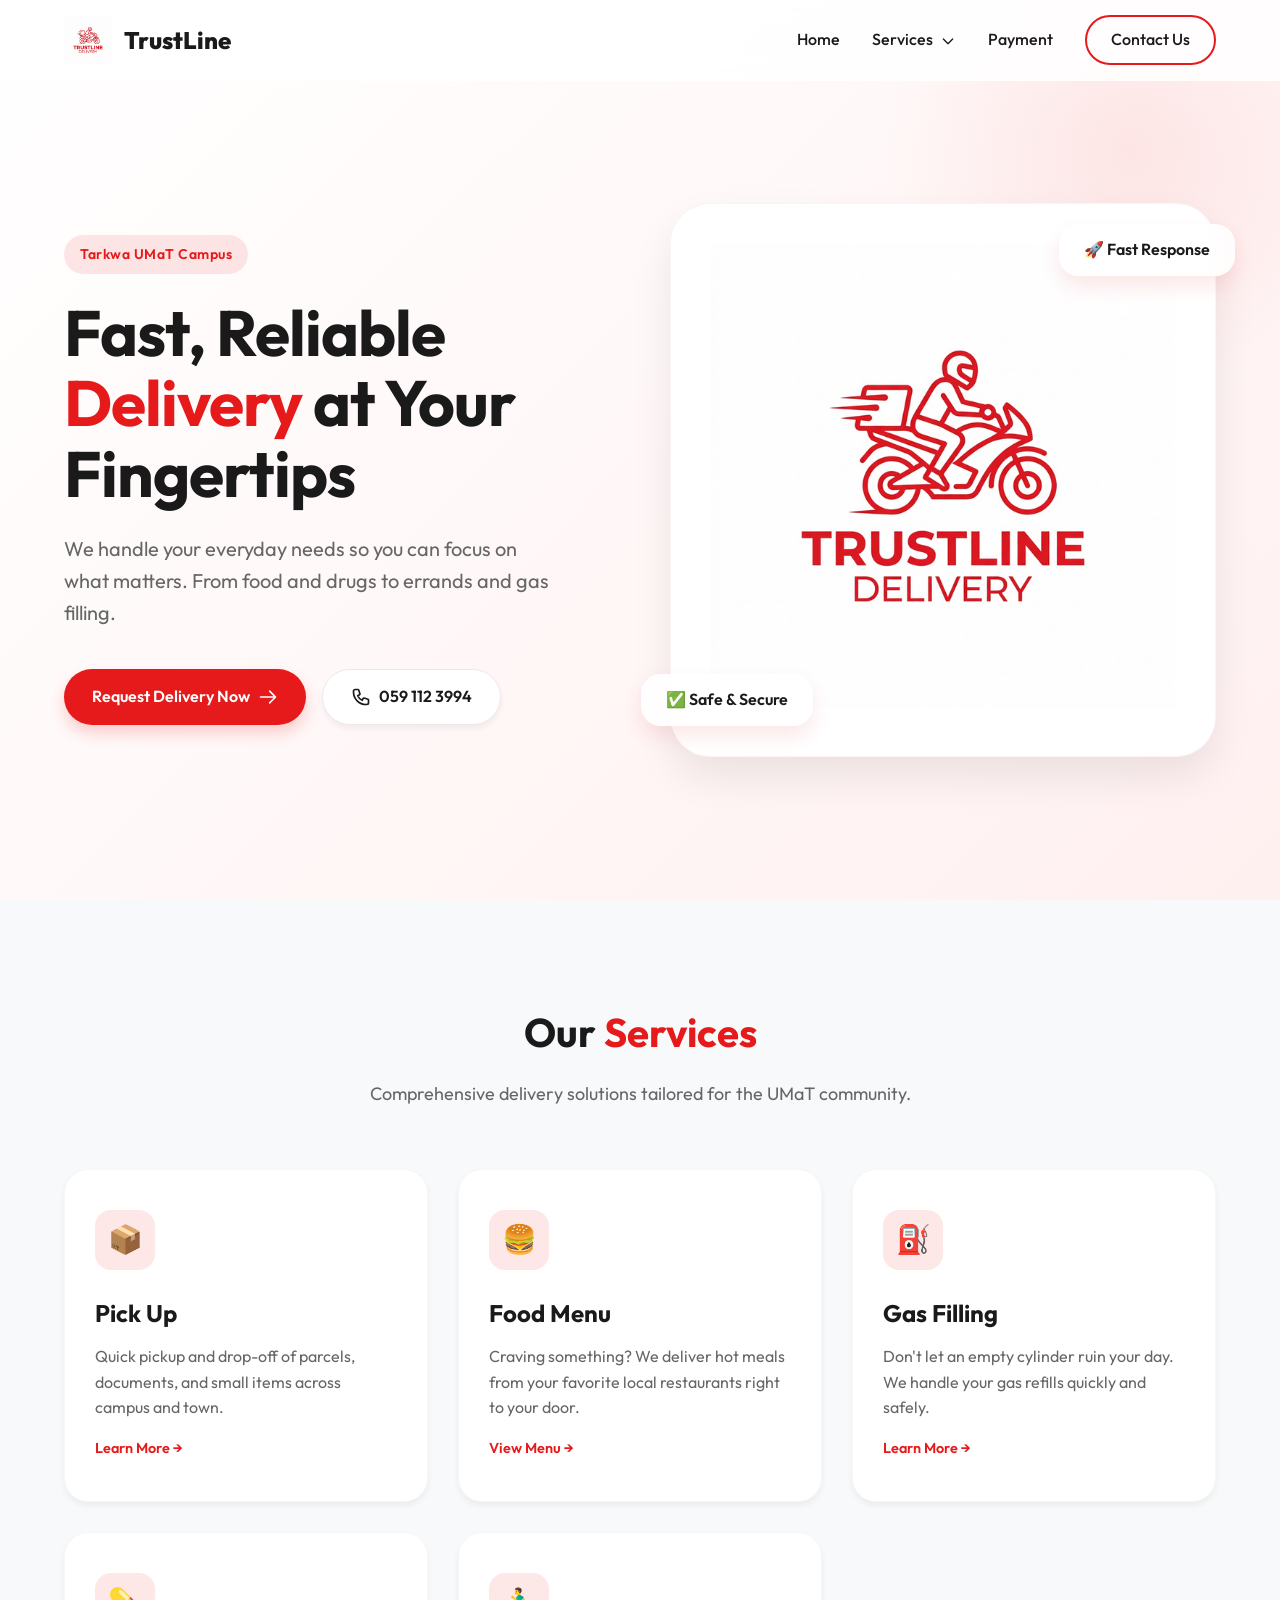
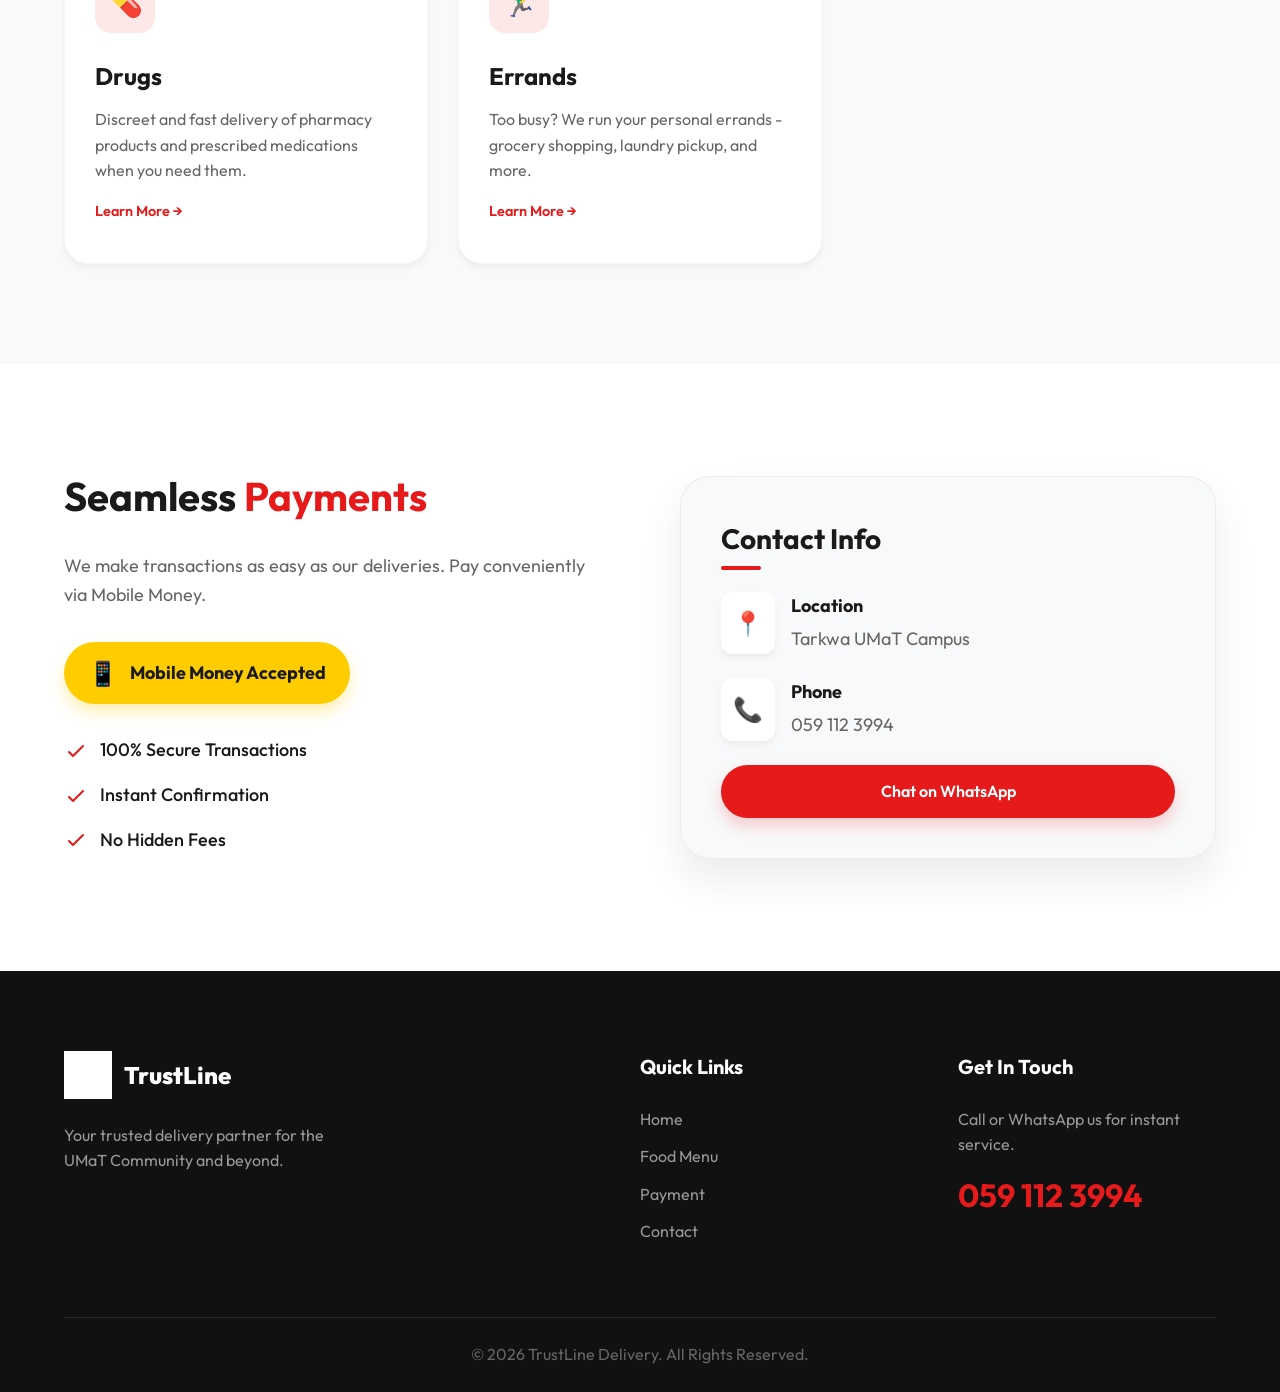
<file: xxxxx/trustline/index.html>
<!DOCTYPE html>
<html lang="en">
<head>
    <meta charset="UTF-8">
    <meta name="viewport" content="width=device-width, initial-scale=1.0">
    <title>TrustLine Delivery - Quick & Reliable in Tarkwa</title>
    <meta name="description" content="TrustLine Delivery offers fast and reliable pick up, gas filling, food delivery, errands, and drug delivery around Tarkwa UMaT campus.">
    <link rel="stylesheet" href="style.css">
    <link rel="preconnect" href="https://fonts.googleapis.com">
    <link rel="preconnect" href="https://fonts.gstatic.com" crossorigin>
    <link href="https://fonts.googleapis.com/css2?family=Outfit:wght@300;400;500;600;700;800&display=swap" rel="stylesheet">
</head>
<body>
    <!-- Navbar -->
    <nav class="navbar">
        <div class="container nav-container">
            <a href="index.html" class="logo">
                <img src="images/logo.png" alt="TrustLine Delivery Logo">
                <span>TrustLine</span>
            </a>
            <ul class="nav-links">
                <li><a href="index.html">Home</a></li>
                <li class="dropdown">
                    <a href="#services">Services <svg class="icon-sm" fill="none" stroke="currentColor" viewBox="0 0 24 24"><path stroke-linecap="round" stroke-linejoin="round" stroke-width="2" d="M19 9l-7 7-7-7"></path></svg></a>
                    <ul class="dropdown-menu">
                        <li><a href="food.html">Food Menu</a></li>
                        <li><a href="pickup.html">Pick Up</a></li>
                        <li><a href="gas.html">Gas Filling</a></li>
                        <li><a href="drugs.html">Drugs</a></li>
                        <li><a href="errands.html">Errands</a></li>
                    </ul>
                </li>
                <li><a href="index.html#payment">Payment</a></li>
                <li><a href="index.html#contact" class="btn-primary-outline">Contact Us</a></li>
            </ul>
            <button class="mobile-menu-btn">
                <svg xmlns="http://www.w3.org/2000/svg" fill="none" viewBox="0 0 24 24" stroke="currentColor">
                    <path stroke-linecap="round" stroke-linejoin="round" stroke-width="2" d="M4 6h16M4 12h16M4 18h16" />
                </svg>
            </button>
        </div>
    </nav>

    <!-- Hero Section -->
    <header class="hero">
        <div class="container hero-container">
            <div class="hero-content">
                <span class="badge">Tarkwa UMaT Campus</span>
                <h1>Fast, Reliable <span class="text-red">Delivery</span> at Your Fingertips</h1>
                <p>We handle your everyday needs so you can focus on what matters. From food and drugs to errands and gas filling.</p>
                <div class="hero-btns">
                    <a href="https://wa.me/233591123994" class="btn-primary" target="_blank">
                        Request Delivery Now
                        <svg class="icon" fill="none" stroke="currentColor" viewBox="0 0 24 24" xmlns="http://www.w3.org/2000/svg"><path stroke-linecap="round" stroke-linejoin="round" stroke-width="2" d="M14 5l7 7m0 0l-7 7m7-7H3"></path></svg>
                    </a>
                    <a href="tel:0591123994" class="btn-secondary">
                        <svg class="icon" fill="none" stroke="currentColor" viewBox="0 0 24 24" xmlns="http://www.w3.org/2000/svg"><path stroke-linecap="round" stroke-linejoin="round" stroke-width="2" d="M3 5a2 2 0 012-2h3.28a1 1 0 01.948.684l1.498 4.493a1 1 0 01-.502 1.21l-2.257 1.13a11.042 11.042 0 005.516 5.516l1.13-2.257a1 1 0 011.21-.502l4.493 1.498a1 1 0 01.684.949V19a2 2 0 01-2 2h-1C9.716 21 3 14.284 3 6V5z"></path></svg>
                        059 112 3994
                    </a>
                </div>
            </div>
            <div class="hero-image">
                <div class="hero-image-wrapper">
                    <img src="images/logo.png" alt="TrustLine Delivery Rider">
                    <div class="floating-card card-1">🚀 Fast Response</div>
                    <div class="floating-card card-2">✅ Safe & Secure</div>
                </div>
            </div>
        </div>
    </header>

    <!-- Services Section -->
    <section id="services" class="services">
        <div class="container">
            <div class="section-header">
                <h2>Our <span class="text-red">Services</span></h2>
                <p>Comprehensive delivery solutions tailored for the UMaT community.</p>
            </div>
            
            <div class="services-grid">
                <!-- Service 1 -->
                <a href="pickup.html" class="service-card-link">
                    <div class="service-card">
                        <div class="icon-box">📦</div>
                        <h3>Pick Up</h3>
                        <p>Quick pickup and drop-off of parcels, documents, and small items across campus and town.</p>
                        <span class="learn-more">Learn More &rarr;</span>
                    </div>
                </a>
                <!-- Service 2 -->
                <a href="food.html" class="service-card-link">
                    <div class="service-card">
                        <div class="icon-box">🍔</div>
                        <h3>Food Menu</h3>
                        <p>Craving something? We deliver hot meals from your favorite local restaurants right to your door.</p>
                        <span class="learn-more">View Menu &rarr;</span>
                    </div>
                </a>
                <!-- Service 3 -->
                <a href="gas.html" class="service-card-link">
                    <div class="service-card">
                        <div class="icon-box">⛽</div>
                        <h3>Gas Filling</h3>
                        <p>Don't let an empty cylinder ruin your day. We handle your gas refills quickly and safely.</p>
                        <span class="learn-more">Learn More &rarr;</span>
                    </div>
                </a>
                <!-- Service 4 -->
                <a href="drugs.html" class="service-card-link">
                    <div class="service-card">
                        <div class="icon-box">💊</div>
                        <h3>Drugs</h3>
                        <p>Discreet and fast delivery of pharmacy products and prescribed medications when you need them.</p>
                        <span class="learn-more">Learn More &rarr;</span>
                    </div>
                </a>
                <!-- Service 5 -->
                <a href="errands.html" class="service-card-link">
                    <div class="service-card">
                        <div class="icon-box">🏃‍♂️</div>
                        <h3>Errands</h3>
                        <p>Too busy? We run your personal errands - grocery shopping, laundry pickup, and more.</p>
                        <span class="learn-more">Learn More &rarr;</span>
                    </div>
                </a>
            </div>
        </div>
    </section>

    <!-- Payment & Info Section -->
    <section id="payment" class="info-section">
        <div class="container">
            <div class="info-grid">
                <div class="info-content">
                    <h2>Seamless <span class="text-red">Payments</span></h2>
                    <p>We make transactions as easy as our deliveries. Pay conveniently via Mobile Money.</p>
                    <div class="payment-methods">
                        <div class="momo-badge">
                            <span class="momo-icon">📱</span>
                            <span>Mobile Money Accepted</span>
                        </div>
                    </div>
                    <ul class="features-list">
                        <li><svg fill="none" stroke="currentColor" viewBox="0 0 24 24"><path stroke-linecap="round" stroke-linejoin="round" stroke-width="2" d="M5 13l4 4L19 7"></path></svg> 100% Secure Transactions</li>
                        <li><svg fill="none" stroke="currentColor" viewBox="0 0 24 24"><path stroke-linecap="round" stroke-linejoin="round" stroke-width="2" d="M5 13l4 4L19 7"></path></svg> Instant Confirmation</li>
                        <li><svg fill="none" stroke="currentColor" viewBox="0 0 24 24"><path stroke-linecap="round" stroke-linejoin="round" stroke-width="2" d="M5 13l4 4L19 7"></path></svg> No Hidden Fees</li>
                    </ul>
                </div>
                <div class="info-image">
                    <div class="glass-card">
                        <div class="glass-header">
                            <h3>Contact Info</h3>
                        </div>
                        <div class="glass-body">
                            <div class="contact-item">
                                <span class="icon">📍</span>
                                <div>
                                    <strong>Location</strong>
                                    <p>Tarkwa UMaT Campus</p>
                                </div>
                            </div>
                            <div class="contact-item">
                                <span class="icon">📞</span>
                                <div>
                                    <strong>Phone</strong>
                                    <p>059 112 3994</p>
                                </div>
                            </div>
                        </div>
                        <a href="https://wa.me/233591123994" class="btn-primary full-width mt-4" target="_blank">Chat on WhatsApp</a>
                    </div>
                </div>
            </div>
        </div>
    </section>

    <!-- Footer -->
    <footer id="contact">
        <div class="container">
            <div class="footer-top">
                <div class="footer-brand">
                    <a href="#" class="logo text-white">
                        <img src="images/logo.png" alt="TrustLine Delivery">
                        <span class="text-white">TrustLine</span>
                    </a>
                    <p>Your trusted delivery partner for the UMaT Community and beyond.</p>
                </div>
                <div class="footer-links">
                    <h3>Quick Links</h3>
                    <ul>
                        <li><a href="index.html">Home</a></li>
                        <li><a href="food.html">Food Menu</a></li>
                        <li><a href="index.html#payment">Payment</a></li>
                        <li><a href="https://wa.me/233591123994" target="_blank">Contact</a></li>
                    </ul>
                </div>
                <div class="footer-contact">
                    <h3>Get In Touch</h3>
                    <p>Call or WhatsApp us for instant service.</p>
                    <h2 class="text-red">059 112 3994</h2>
                </div>
            </div>
            <div class="footer-bottom">
                <p>&copy; 2026 TrustLine Delivery. All Rights Reserved.</p>
            </div>
        </div>
    </footer>

    <script src="script.js"></script>
</body>
</html>
</file>
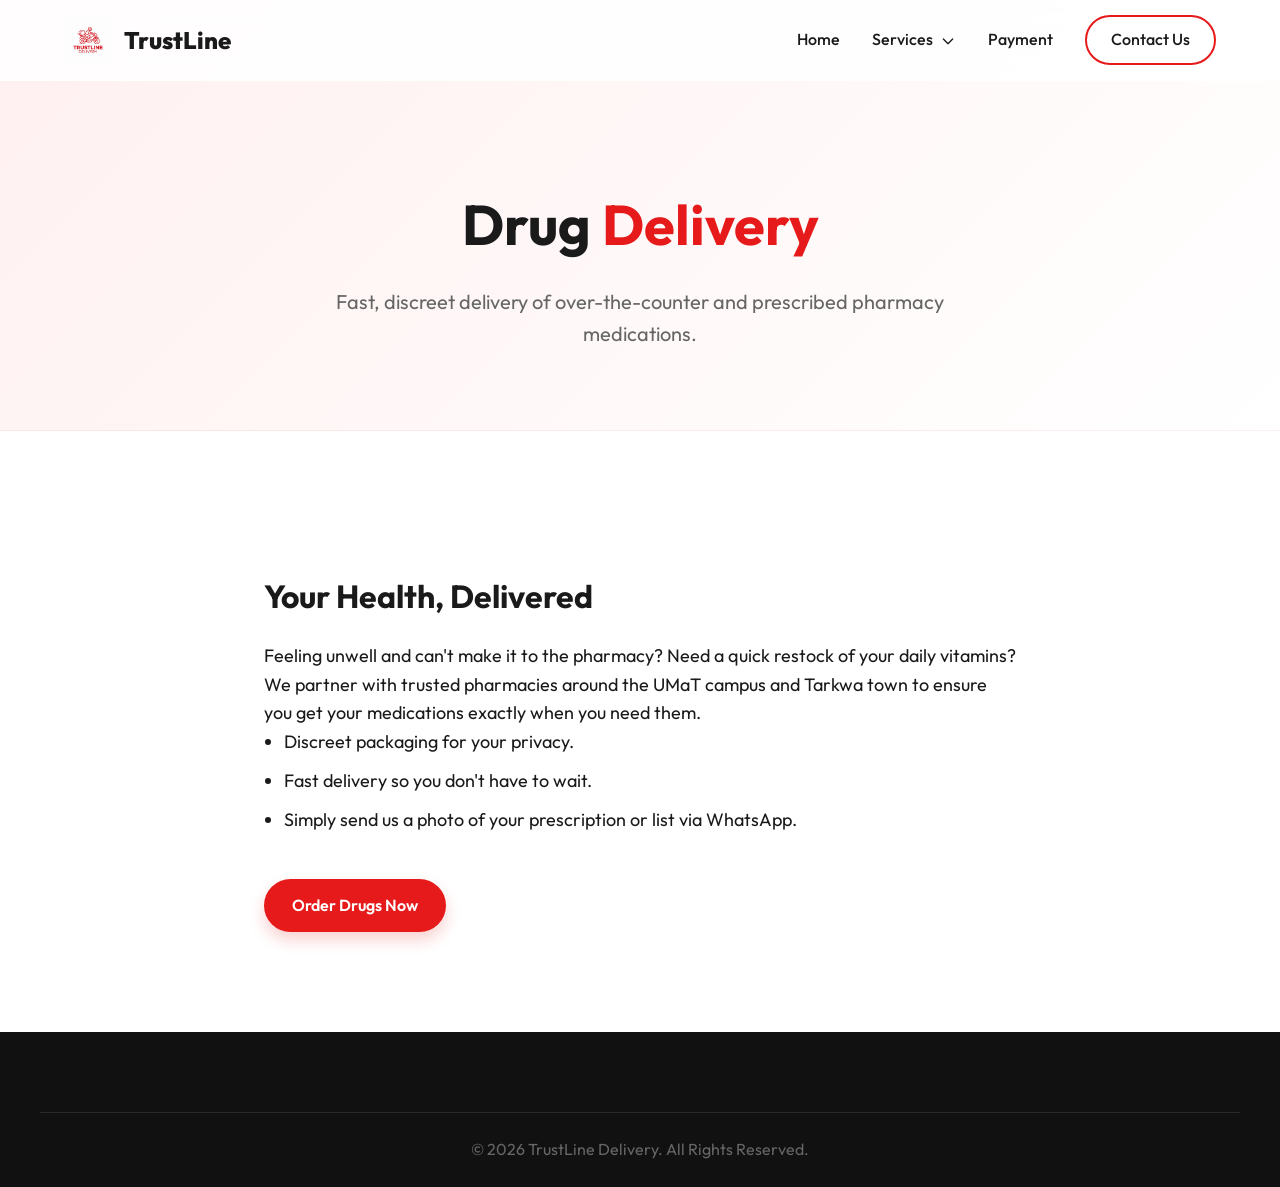
<file: xxxxx/trustline/drugs.html>
<!DOCTYPE html>
<html lang="en">
<head>
    <meta charset="UTF-8">
    <meta name="viewport" content="width=device-width, initial-scale=1.0">
    <title>Drug Delivery - TrustLine Delivery</title>
    <link rel="stylesheet" href="style.css">
    <link href="https://fonts.googleapis.com/css2?family=Outfit:wght@300;400;500;600;700;800&display=swap" rel="stylesheet">
</head>
<body>
    <nav class="navbar">
        <div class="container nav-container">
            <a href="index.html" class="logo"><img src="images/logo.png" alt="TrustLine Delivery Logo"><span>TrustLine</span></a>
            <ul class="nav-links">
                <li><a href="index.html">Home</a></li>
                <li class="dropdown">
                    <a href="index.html#services">Services <svg class="icon-sm" fill="none" stroke="currentColor" viewBox="0 0 24 24"><path stroke-linecap="round" stroke-linejoin="round" stroke-width="2" d="M19 9l-7 7-7-7"></path></svg></a>
                    <ul class="dropdown-menu">
                        <li><a href="food.html">Food Menu</a></li>
                        <li><a href="pickup.html">Pick Up</a></li>
                        <li><a href="gas.html">Gas Filling</a></li>
                        <li><a href="drugs.html">Drugs</a></li>
                        <li><a href="errands.html">Errands</a></li>
                    </ul>
                </li>
                <li><a href="index.html#payment">Payment</a></li>
                <li><a href="index.html#contact" class="btn-primary-outline">Contact Us</a></li>
            </ul>
        </div>
    </nav>
    <header class="internal-header">
        <div class="container">
            <h1>Drug <span class="text-red">Delivery</span></h1>
            <p>Fast, discreet delivery of over-the-counter and prescribed pharmacy medications.</p>
        </div>
    </header>
    <section class="detail-section">
        <div class="container detail-content">
            <h2>Your Health, Delivered</h2>
            <p>Feeling unwell and can't make it to the pharmacy? Need a quick restock of your daily vitamins? We partner with trusted pharmacies around the UMaT campus and Tarkwa town to ensure you get your medications exactly when you need them.</p>
            <ul>
                <li>Discreet packaging for your privacy.</li>
                <li>Fast delivery so you don't have to wait.</li>
                <li>Simply send us a photo of your prescription or list via WhatsApp.</li>
            </ul>
            <a href="https://wa.me/233591123994?text=Hello%20TrustLine,%20I%20would%20like%20to%20order%20some%20drugs/medications" class="btn-primary mt-4" target="_blank">Order Drugs Now</a>
        </div>
    </section>
    <footer>
        <div class="container footer-bottom">
            <p>&copy; 2026 TrustLine Delivery. All Rights Reserved.</p>
        </div>
    </footer>
    <script src="script.js"></script>
</body>
</html>
</file>
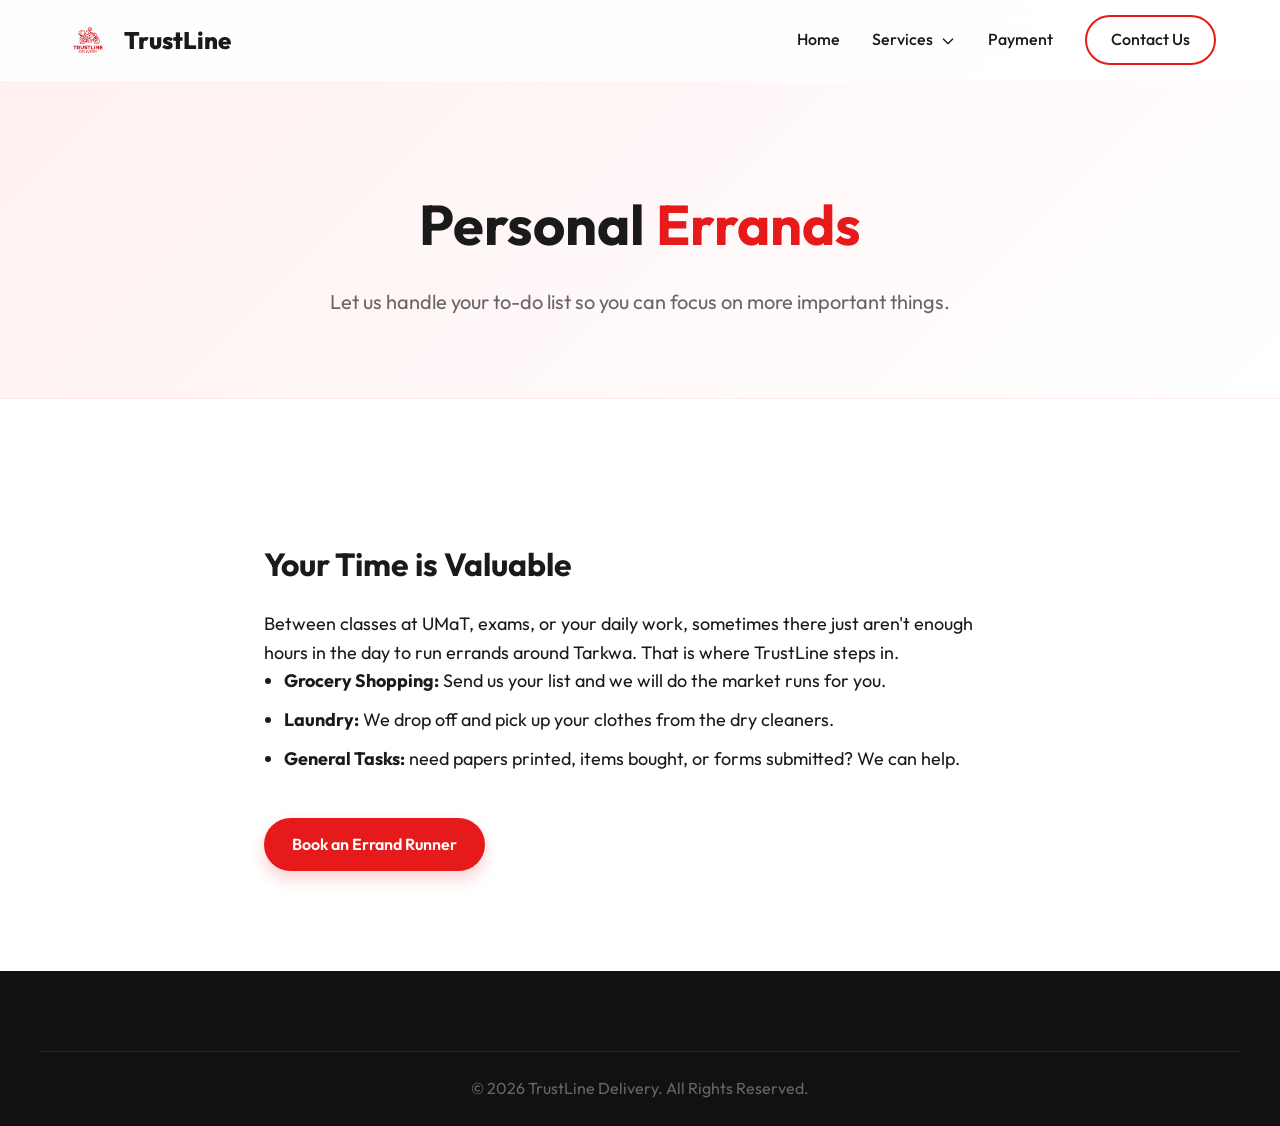
<file: xxxxx/trustline/errands.html>
<!DOCTYPE html>
<html lang="en">
<head>
    <meta charset="UTF-8">
    <meta name="viewport" content="width=device-width, initial-scale=1.0">
    <title>Personal Errands - TrustLine Delivery</title>
    <link rel="stylesheet" href="style.css">
    <link href="https://fonts.googleapis.com/css2?family=Outfit:wght@300;400;500;600;700;800&display=swap" rel="stylesheet">
</head>
<body>
    <nav class="navbar">
        <div class="container nav-container">
            <a href="index.html" class="logo"><img src="images/logo.png" alt="TrustLine Delivery Logo"><span>TrustLine</span></a>
            <ul class="nav-links">
                <li><a href="index.html">Home</a></li>
                <li class="dropdown">
                    <a href="index.html#services">Services <svg class="icon-sm" fill="none" stroke="currentColor" viewBox="0 0 24 24"><path stroke-linecap="round" stroke-linejoin="round" stroke-width="2" d="M19 9l-7 7-7-7"></path></svg></a>
                    <ul class="dropdown-menu">
                        <li><a href="food.html">Food Menu</a></li>
                        <li><a href="pickup.html">Pick Up</a></li>
                        <li><a href="gas.html">Gas Filling</a></li>
                        <li><a href="drugs.html">Drugs</a></li>
                        <li><a href="errands.html">Errands</a></li>
                    </ul>
                </li>
                <li><a href="index.html#payment">Payment</a></li>
                <li><a href="index.html#contact" class="btn-primary-outline">Contact Us</a></li>
            </ul>
        </div>
    </nav>
    <header class="internal-header">
        <div class="container">
            <h1>Personal <span class="text-red">Errands</span></h1>
            <p>Let us handle your to-do list so you can focus on more important things.</p>
        </div>
    </header>
    <section class="detail-section">
        <div class="container detail-content">
            <h2>Your Time is Valuable</h2>
            <p>Between classes at UMaT, exams, or your daily work, sometimes there just aren't enough hours in the day to run errands around Tarkwa. That is where TrustLine steps in.</p>
            <ul>
                <li><strong>Grocery Shopping:</strong> Send us your list and we will do the market runs for you.</li>
                <li><strong>Laundry:</strong> We drop off and pick up your clothes from the dry cleaners.</li>
                <li><strong>General Tasks:</strong> need papers printed, items bought, or forms submitted? We can help.</li>
            </ul>
            <a href="https://wa.me/233591123994?text=Hello%20TrustLine,%20I%20have%20an%20errand%20I%20need%20help%20with" class="btn-primary mt-4" target="_blank">Book an Errand Runner</a>
        </div>
    </section>
    <footer>
        <div class="container footer-bottom">
            <p>&copy; 2026 TrustLine Delivery. All Rights Reserved.</p>
        </div>
    </footer>
    <script src="script.js"></script>
</body>
</html>
</file>
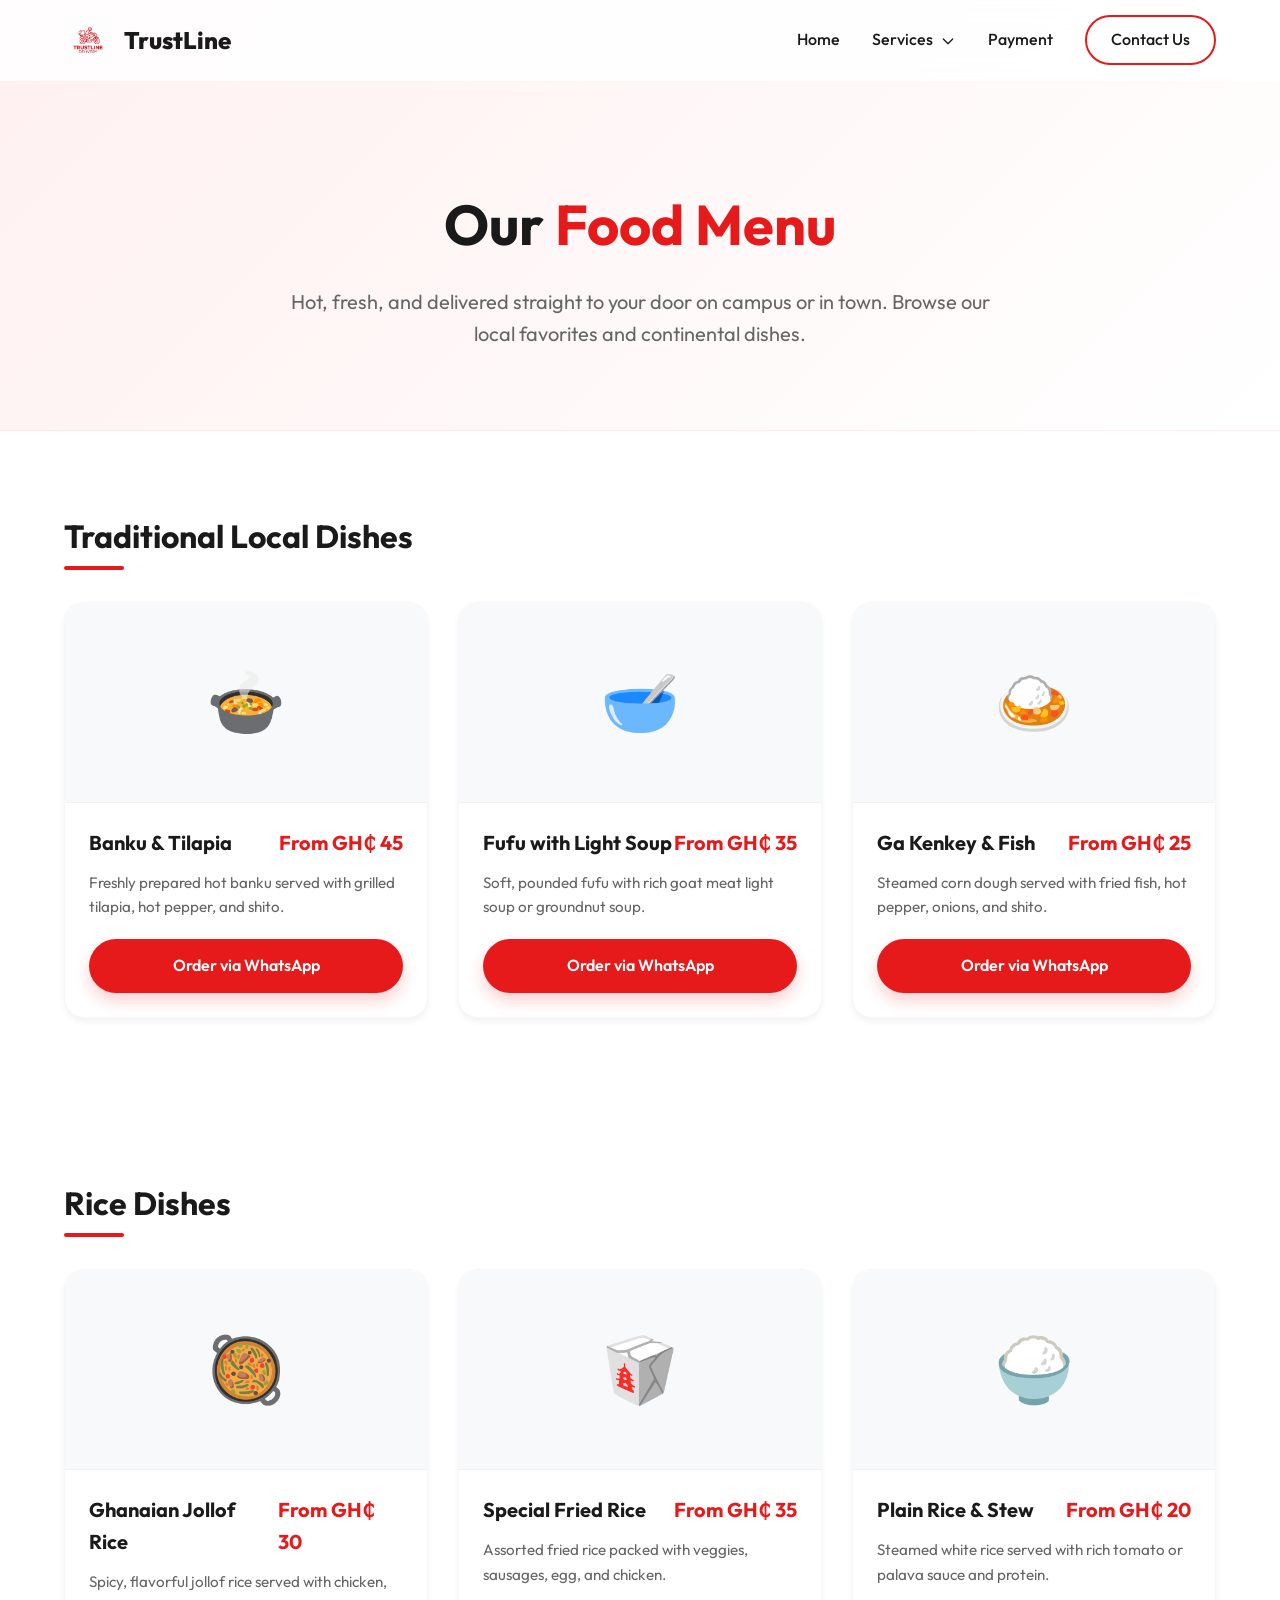
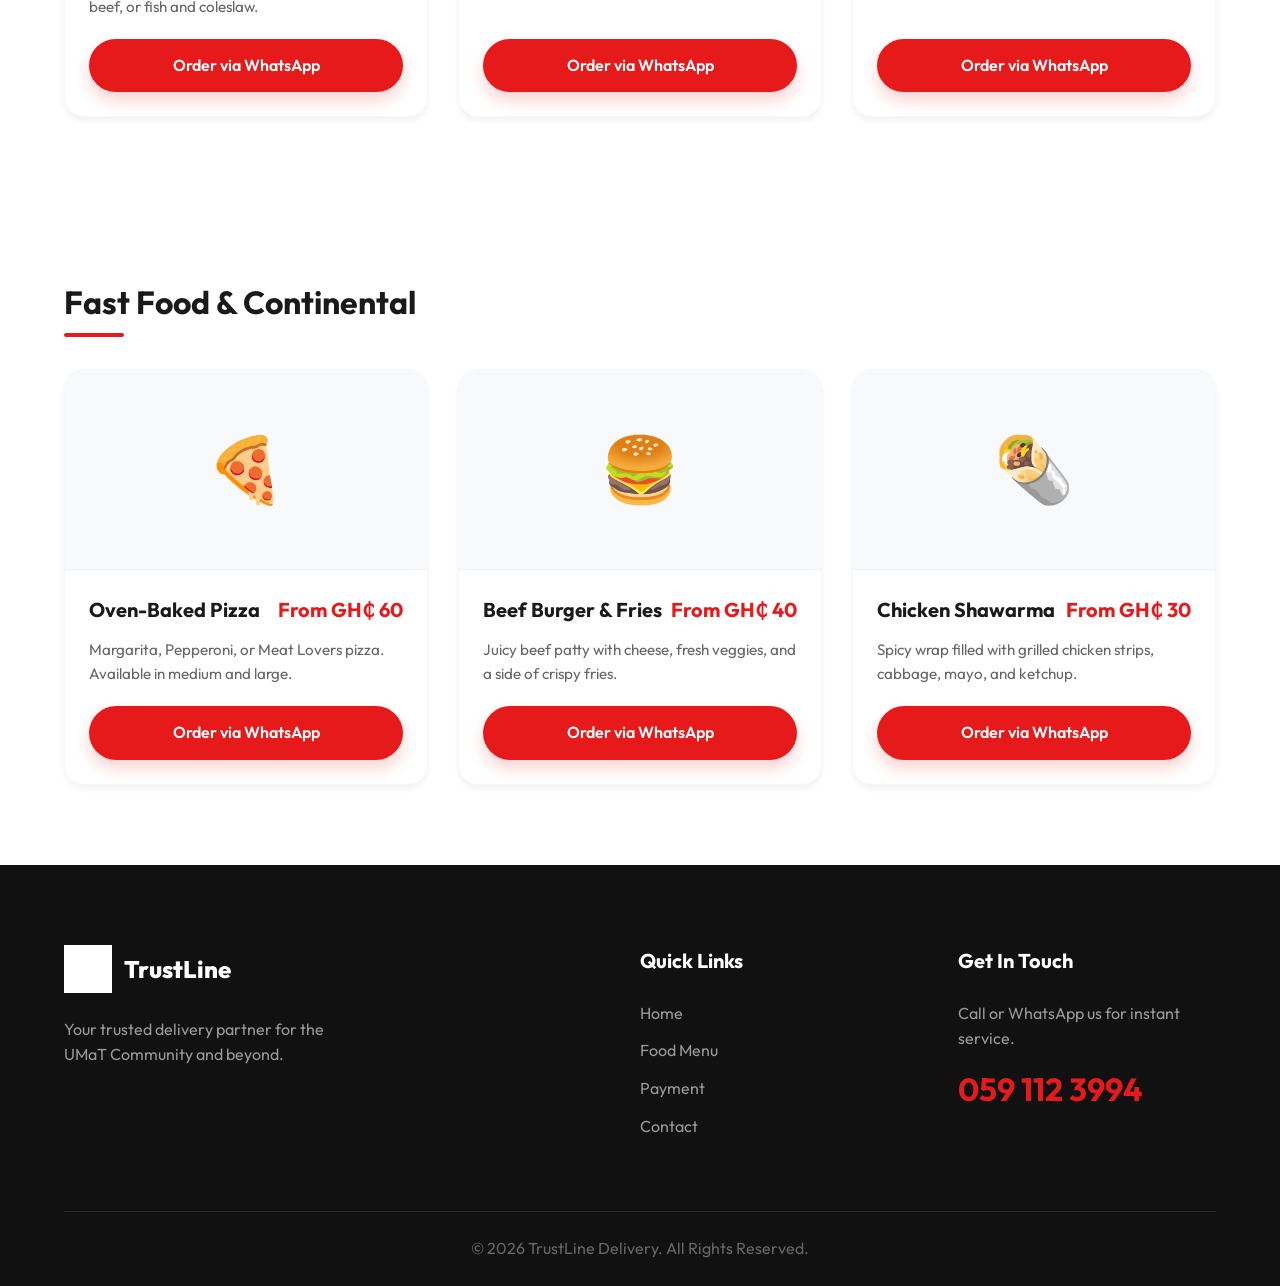
<file: xxxxx/trustline/food.html>
<!DOCTYPE html>
<html lang="en">
<head>
    <meta charset="UTF-8">
    <meta name="viewport" content="width=device-width, initial-scale=1.0">
    <title>Food Menu - TrustLine Delivery</title>
    <meta name="description" content="Order delicious local and continental food delivered hot and fresh in Tarkwa via TrustLine Delivery.">
    <link rel="stylesheet" href="style.css">
    <link rel="preconnect" href="https://fonts.googleapis.com">
    <link rel="preconnect" href="https://fonts.gstatic.com" crossorigin>
    <link href="https://fonts.googleapis.com/css2?family=Outfit:wght@300;400;500;600;700;800&display=swap" rel="stylesheet">
</head>
<body>
    <!-- Navbar -->
    <nav class="navbar">
        <div class="container nav-container">
            <a href="index.html" class="logo">
                <img src="images/logo.png" alt="TrustLine Delivery Logo">
                <span>TrustLine</span>
            </a>
            <ul class="nav-links">
                <li><a href="index.html">Home</a></li>
                <li class="dropdown">
                    <a href="index.html#services">Services <svg class="icon-sm" fill="none" stroke="currentColor" viewBox="0 0 24 24"><path stroke-linecap="round" stroke-linejoin="round" stroke-width="2" d="M19 9l-7 7-7-7"></path></svg></a>
                    <ul class="dropdown-menu">
                        <li><a href="food.html">Food Menu</a></li>
                        <li><a href="pickup.html">Pick Up</a></li>
                        <li><a href="gas.html">Gas Filling</a></li>
                        <li><a href="drugs.html">Drugs</a></li>
                        <li><a href="errands.html">Errands</a></li>
                    </ul>
                </li>
                <li><a href="index.html#payment">Payment</a></li>
                <li><a href="index.html#contact" class="btn-primary-outline">Contact Us</a></li>
            </ul>
            <button class="mobile-menu-btn">
                <svg xmlns="http://www.w3.org/2000/svg" fill="none" viewBox="0 0 24 24" stroke="currentColor">
                    <path stroke-linecap="round" stroke-linejoin="round" stroke-width="2" d="M4 6h16M4 12h16M4 18h16" />
                </svg>
            </button>
        </div>
    </nav>

    <!-- Header -->
    <header class="internal-header">
        <div class="container">
            <h1>Our <span class="text-red">Food Menu</span></h1>
            <p>Hot, fresh, and delivered straight to your door on campus or in town. Browse our local favorites and continental dishes.</p>
        </div>
    </header>

    <!-- Traditional Food Section -->
    <section class="menu-section">
        <div class="container">
            <h2 class="menu-category-title">Traditional Local Dishes</h2>
            <div class="food-grid">
                <!-- Banku -->
                <div class="food-card">
                    <div class="food-image">🍲</div>
                    <div class="food-content">
                        <div class="food-header">
                            <h3>Banku & Tilapia</h3>
                            <span class="food-price">From GH₵ 45</span>
                        </div>
                        <p class="food-desc">Freshly prepared hot banku served with grilled tilapia, hot pepper, and shito.</p>
                        <a href="https://wa.me/233591123994?text=Hello%20TrustLine,%20I%20would%20like%20to%20order%20Banku%20and%20Tilapia" class="btn-primary full-width" target="_blank">Order via WhatsApp</a>
                    </div>
                </div>
                <!-- Fufu -->
                <div class="food-card">
                    <div class="food-image">🥣</div>
                    <div class="food-content">
                        <div class="food-header">
                            <h3>Fufu with Light Soup</h3>
                            <span class="food-price">From GH₵ 35</span>
                        </div>
                        <p class="food-desc">Soft, pounded fufu with rich goat meat light soup or groundnut soup.</p>
                        <a href="https://wa.me/233591123994?text=Hello%20TrustLine,%20I%20would%20like%20to%20order%20Fufu" class="btn-primary full-width" target="_blank">Order via WhatsApp</a>
                    </div>
                </div>
                <!-- Kenkey -->
                <div class="food-card">
                    <div class="food-image">🍛</div>
                    <div class="food-content">
                        <div class="food-header">
                            <h3>Ga Kenkey & Fish</h3>
                            <span class="food-price">From GH₵ 25</span>
                        </div>
                        <p class="food-desc">Steamed corn dough served with fried fish, hot pepper, onions, and shito.</p>
                        <a href="https://wa.me/233591123994?text=Hello%20TrustLine,%20I%20would%20like%20to%20order%20Kenkey" class="btn-primary full-width" target="_blank">Order via WhatsApp</a>
                    </div>
                </div>
            </div>
        </div>
    </section>

    <!-- Rice Dishes Section -->
    <section class="menu-section bg-light">
        <div class="container">
            <h2 class="menu-category-title">Rice Dishes</h2>
            <div class="food-grid">
                <!-- Jollof -->
                <div class="food-card">
                    <div class="food-image">🥘</div>
                    <div class="food-content">
                        <div class="food-header">
                            <h3>Ghanaian Jollof Rice</h3>
                            <span class="food-price">From GH₵ 30</span>
                        </div>
                        <p class="food-desc">Spicy, flavorful jollof rice served with chicken, beef, or fish and coleslaw.</p>
                        <a href="https://wa.me/233591123994?text=Hello%20TrustLine,%20I%20would%20like%20to%20order%20Jollof%20Rice" class="btn-primary full-width" target="_blank">Order via WhatsApp</a>
                    </div>
                </div>
                <!-- Fried Rice -->
                <div class="food-card">
                    <div class="food-image">🥡</div>
                    <div class="food-content">
                        <div class="food-header">
                            <h3>Special Fried Rice</h3>
                            <span class="food-price">From GH₵ 35</span>
                        </div>
                        <p class="food-desc">Assorted fried rice packed with veggies, sausages, egg, and chicken.</p>
                        <a href="https://wa.me/233591123994?text=Hello%20TrustLine,%20I%20would%20like%20to%20order%20Fried%20Rice" class="btn-primary full-width" target="_blank">Order via WhatsApp</a>
                    </div>
                </div>
                <!-- Plain Rice -->
                <div class="food-card">
                    <div class="food-image">🍚</div>
                    <div class="food-content">
                        <div class="food-header">
                            <h3>Plain Rice & Stew</h3>
                            <span class="food-price">From GH₵ 20</span>
                        </div>
                        <p class="food-desc">Steamed white rice served with rich tomato or palava sauce and protein.</p>
                        <a href="https://wa.me/233591123994?text=Hello%20TrustLine,%20I%20would%20like%20to%20order%20Plain%20Rice" class="btn-primary full-width" target="_blank">Order via WhatsApp</a>
                    </div>
                </div>
            </div>
        </div>
    </section>

    <!-- Fast Food Section -->
    <section class="menu-section">
        <div class="container">
            <h2 class="menu-category-title">Fast Food & Continental</h2>
            <div class="food-grid">
                <!-- Pizza -->
                <div class="food-card">
                    <div class="food-image">🍕</div>
                    <div class="food-content">
                        <div class="food-header">
                            <h3>Oven-Baked Pizza</h3>
                            <span class="food-price">From GH₵ 60</span>
                        </div>
                        <p class="food-desc">Margarita, Pepperoni, or Meat Lovers pizza. Available in medium and large.</p>
                        <a href="https://wa.me/233591123994?text=Hello%20TrustLine,%20I%20would%20like%20to%20order%20Pizza" class="btn-primary full-width" target="_blank">Order via WhatsApp</a>
                    </div>
                </div>
                <!-- Burger -->
                <div class="food-card">
                    <div class="food-image">🍔</div>
                    <div class="food-content">
                        <div class="food-header">
                            <h3>Beef Burger & Fries</h3>
                            <span class="food-price">From GH₵ 40</span>
                        </div>
                        <p class="food-desc">Juicy beef patty with cheese, fresh veggies, and a side of crispy fries.</p>
                        <a href="https://wa.me/233591123994?text=Hello%20TrustLine,%20I%20would%20like%20to%20order%20Burger" class="btn-primary full-width" target="_blank">Order via WhatsApp</a>
                    </div>
                </div>
                <!-- Shawarma -->
                <div class="food-card">
                    <div class="food-image">🌯</div>
                    <div class="food-content">
                        <div class="food-header">
                            <h3>Chicken Shawarma</h3>
                            <span class="food-price">From GH₵ 30</span>
                        </div>
                        <p class="food-desc">Spicy wrap filled with grilled chicken strips, cabbage, mayo, and ketchup.</p>
                        <a href="https://wa.me/233591123994?text=Hello%20TrustLine,%20I%20would%20like%20to%20order%20Shawarma" class="btn-primary full-width" target="_blank">Order via WhatsApp</a>
                    </div>
                </div>
            </div>
        </div>
    </section>

    <!-- Footer -->
    <footer>
        <div class="container">
            <div class="footer-top">
                <div class="footer-brand">
                    <a href="index.html" class="logo text-white">
                        <img src="images/logo.png" alt="TrustLine Delivery">
                        <span class="text-white">TrustLine</span>
                    </a>
                    <p>Your trusted delivery partner for the UMaT Community and beyond.</p>
                </div>
                <div class="footer-links">
                    <h3>Quick Links</h3>
                    <ul>
                        <li><a href="index.html">Home</a></li>
                        <li><a href="food.html">Food Menu</a></li>
                        <li><a href="index.html#payment">Payment</a></li>
                        <li><a href="https://wa.me/233591123994" target="_blank">Contact</a></li>
                    </ul>
                </div>
                <div class="footer-contact">
                    <h3>Get In Touch</h3>
                    <p>Call or WhatsApp us for instant service.</p>
                    <h2 class="text-red">059 112 3994</h2>
                </div>
            </div>
            <div class="footer-bottom">
                <p>&copy; 2026 TrustLine Delivery. All Rights Reserved.</p>
            </div>
        </div>
    </footer>

    <script src="script.js"></script>
</body>
</html>
</file>
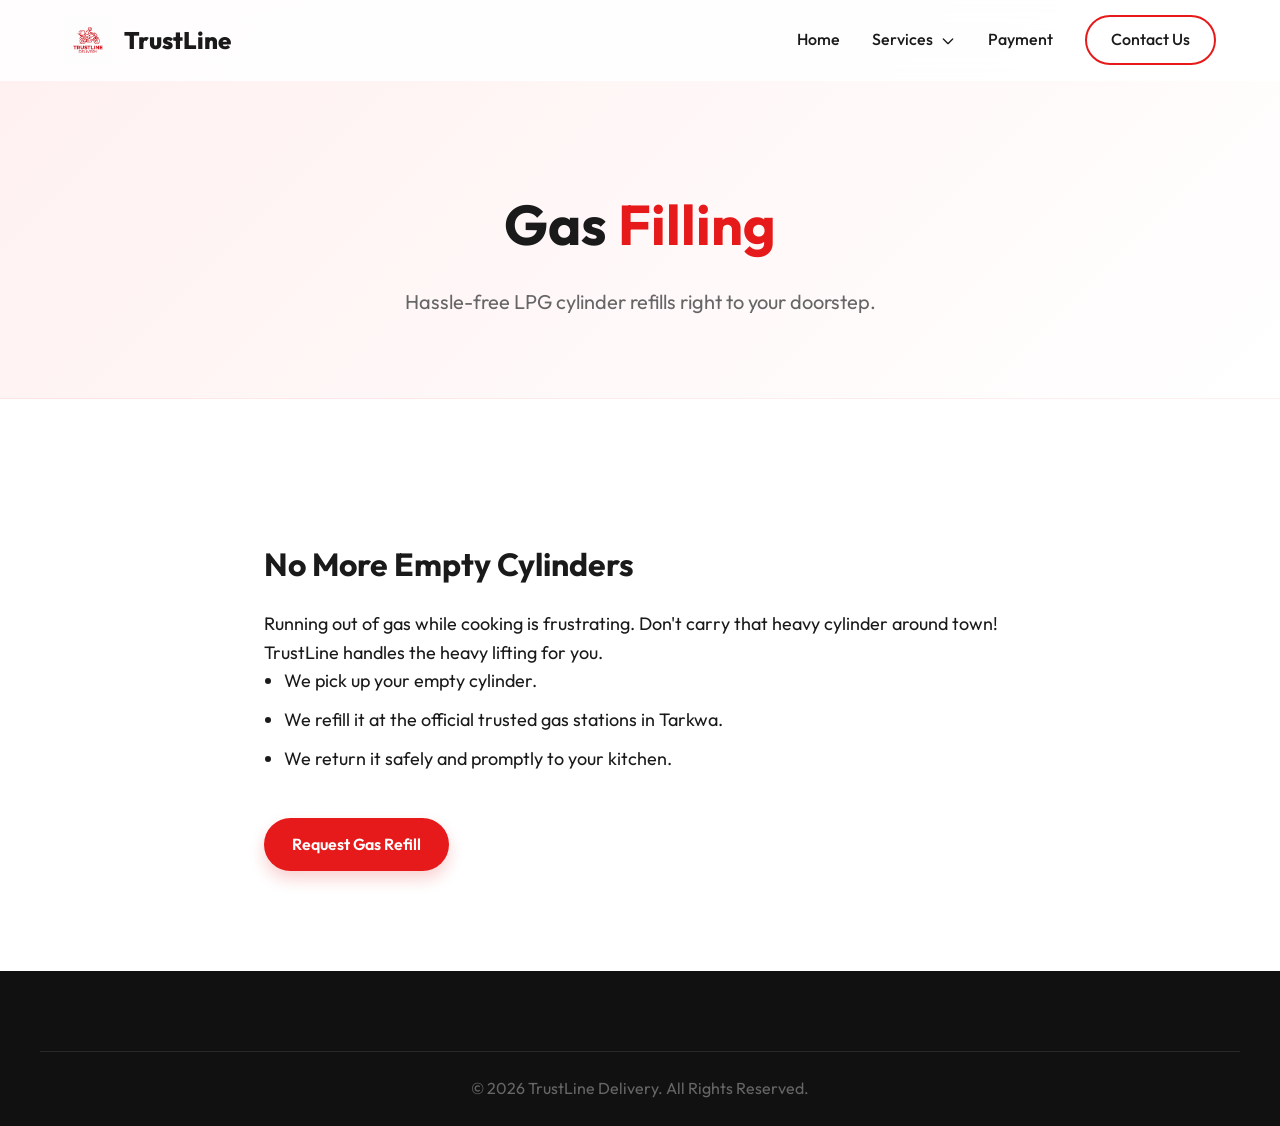
<file: xxxxx/trustline/gas.html>
<!DOCTYPE html>
<html lang="en">
<head>
    <meta charset="UTF-8">
    <meta name="viewport" content="width=device-width, initial-scale=1.0">
    <title>Gas Filling - TrustLine Delivery</title>
    <link rel="stylesheet" href="style.css">
    <link href="https://fonts.googleapis.com/css2?family=Outfit:wght@300;400;500;600;700;800&display=swap" rel="stylesheet">
</head>
<body>
    <nav class="navbar">
        <div class="container nav-container">
            <a href="index.html" class="logo"><img src="images/logo.png" alt="TrustLine Delivery Logo"><span>TrustLine</span></a>
            <ul class="nav-links">
                <li><a href="index.html">Home</a></li>
                <li class="dropdown">
                    <a href="index.html#services">Services <svg class="icon-sm" fill="none" stroke="currentColor" viewBox="0 0 24 24"><path stroke-linecap="round" stroke-linejoin="round" stroke-width="2" d="M19 9l-7 7-7-7"></path></svg></a>
                    <ul class="dropdown-menu">
                        <li><a href="food.html">Food Menu</a></li>
                        <li><a href="pickup.html">Pick Up</a></li>
                        <li><a href="gas.html">Gas Filling</a></li>
                        <li><a href="drugs.html">Drugs</a></li>
                        <li><a href="errands.html">Errands</a></li>
                    </ul>
                </li>
                <li><a href="index.html#payment">Payment</a></li>
                <li><a href="index.html#contact" class="btn-primary-outline">Contact Us</a></li>
            </ul>
        </div>
    </nav>
    <header class="internal-header">
        <div class="container">
            <h1>Gas <span class="text-red">Filling</span></h1>
            <p>Hassle-free LPG cylinder refills right to your doorstep.</p>
        </div>
    </header>
    <section class="detail-section">
        <div class="container detail-content">
            <h2>No More Empty Cylinders</h2>
            <p>Running out of gas while cooking is frustrating. Don't carry that heavy cylinder around town! TrustLine handles the heavy lifting for you.</p>
            <ul>
                <li>We pick up your empty cylinder.</li>
                <li>We refill it at the official trusted gas stations in Tarkwa.</li>
                <li>We return it safely and promptly to your kitchen.</li>
            </ul>
            <a href="https://wa.me/233591123994?text=Hello%20TrustLine,%20I%20need%20my%20gas%20cylinder%20refilled" class="btn-primary mt-4" target="_blank">Request Gas Refill</a>
        </div>
    </section>
    <footer>
        <div class="container footer-bottom">
            <p>&copy; 2026 TrustLine Delivery. All Rights Reserved.</p>
        </div>
    </footer>
    <script src="script.js"></script>
</body>
</html>
</file>
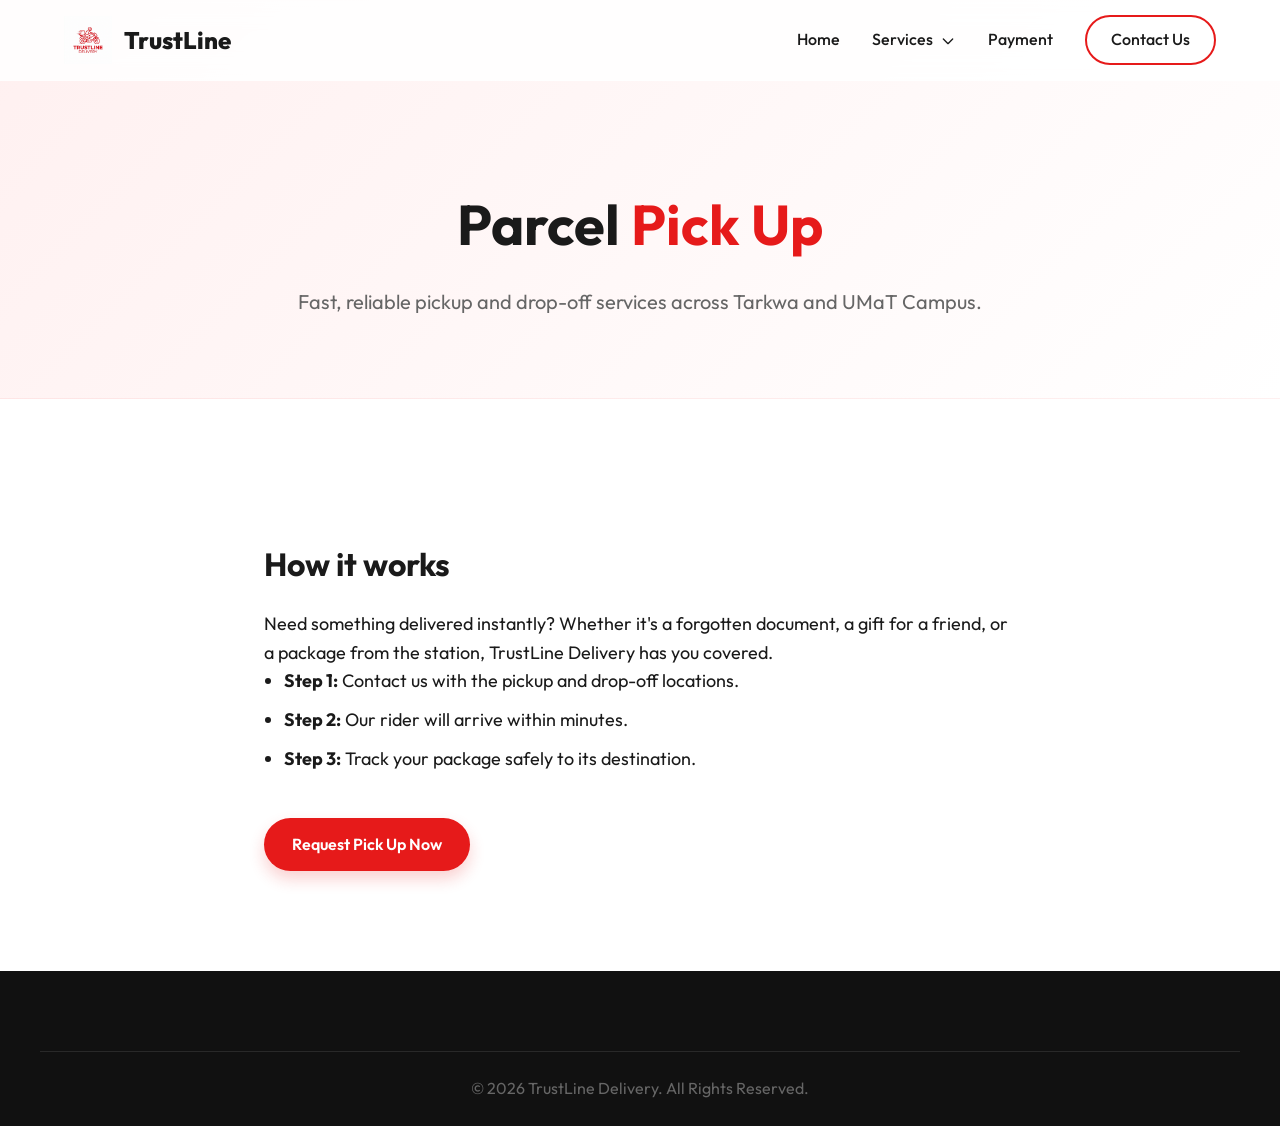
<file: xxxxx/trustline/pickup.html>
<!DOCTYPE html>
<html lang="en">
<head>
    <meta charset="UTF-8">
    <meta name="viewport" content="width=device-width, initial-scale=1.0">
    <title>Pick Up Service - TrustLine Delivery</title>
    <link rel="stylesheet" href="style.css">
    <link href="https://fonts.googleapis.com/css2?family=Outfit:wght@300;400;500;600;700;800&display=swap" rel="stylesheet">
</head>
<body>
    <nav class="navbar">
        <div class="container nav-container">
            <a href="index.html" class="logo">
                <img src="images/logo.png" alt="TrustLine Delivery Logo">
                <span>TrustLine</span>
            </a>
            <ul class="nav-links">
                <li><a href="index.html">Home</a></li>
                <li class="dropdown">
                    <a href="index.html#services">Services <svg class="icon-sm" fill="none" stroke="currentColor" viewBox="0 0 24 24"><path stroke-linecap="round" stroke-linejoin="round" stroke-width="2" d="M19 9l-7 7-7-7"></path></svg></a>
                    <ul class="dropdown-menu">
                        <li><a href="food.html">Food Menu</a></li>
                        <li><a href="pickup.html">Pick Up</a></li>
                        <li><a href="gas.html">Gas Filling</a></li>
                        <li><a href="drugs.html">Drugs</a></li>
                        <li><a href="errands.html">Errands</a></li>
                    </ul>
                </li>
                <li><a href="index.html#payment">Payment</a></li>
                <li><a href="index.html#contact" class="btn-primary-outline">Contact Us</a></li>
            </ul>
        </div>
    </nav>
    <header class="internal-header">
        <div class="container">
            <h1>Parcel <span class="text-red">Pick Up</span></h1>
            <p>Fast, reliable pickup and drop-off services across Tarkwa and UMaT Campus.</p>
        </div>
    </header>
    <section class="detail-section">
        <div class="container detail-content">
            <h2>How it works</h2>
            <p>Need something delivered instantly? Whether it's a forgotten document, a gift for a friend, or a package from the station, TrustLine Delivery has you covered.</p>
            <ul>
                <li><strong>Step 1:</strong> Contact us with the pickup and drop-off locations.</li>
                <li><strong>Step 2:</strong> Our rider will arrive within minutes.</li>
                <li><strong>Step 3:</strong> Track your package safely to its destination.</li>
            </ul>
            <a href="https://wa.me/233591123994?text=Hello%20TrustLine,%20I%20need%20a%20pickup%20service" class="btn-primary mt-4" target="_blank">Request Pick Up Now</a>
        </div>
    </section>
    <footer>
        <div class="container footer-bottom">
            <p>&copy; 2026 TrustLine Delivery. All Rights Reserved.</p>
        </div>
    </footer>
    <script src="script.js"></script>
</body>
</html>
</file>
<file: xxxxx/trustline/style.css>
:root {
    --primary-color: #E61A1A;
    --primary-light: #FF4D4D;
    --primary-dark: #B30000;
    --text-dark: #1A1A1A;
    --text-light: #666666;
    --bg-white: #FFFFFF;
    --bg-light: #F8F9FA;
    --glass-bg: rgba(255, 255, 255, 0.85);
    --glass-border: rgba(255, 255, 255, 0.4);
    --shadow-sm: 0 4px 6px rgba(0, 0, 0, 0.05);
    --shadow-md: 0 10px 20px rgba(230, 26, 26, 0.1);
    --shadow-lg: 0 20px 40px rgba(0, 0, 0, 0.08);
    --transition: all 0.3s cubic-bezier(0.25, 0.8, 0.25, 1);
}

* {
    margin: 0;
    padding: 0;
    box-sizing: border-box;
}

html {
    scroll-behavior: smooth;
}

body {
    font-family: 'Outfit', sans-serif;
    color: var(--text-dark);
    background-color: var(--bg-white);
    line-height: 1.6;
    overflow-x: hidden;
}

.container {
    max-width: 1200px;
    margin: 0 auto;
    padding: 0 24px;
}

.text-red { color: var(--primary-color); }
.text-white { color: var(--bg-white); }
.mt-4 { margin-top: 1.5rem; }

/* Buttons */
.btn-primary, .btn-secondary, .btn-primary-outline {
    display: inline-flex;
    align-items: center;
    justify-content: center;
    gap: 8px;
    padding: 14px 28px;
    border-radius: 50px;
    font-weight: 600;
    font-size: 1rem;
    text-decoration: none;
    transition: var(--transition);
    cursor: pointer;
    border: none;
}

.btn-primary {
    background-color: var(--primary-color);
    color: var(--bg-white);
    box-shadow: 0 8px 16px rgba(230, 26, 26, 0.2);
}

.btn-primary:hover {
    background-color: var(--primary-dark);
    transform: translateY(-2px);
    box-shadow: 0 12px 20px rgba(230, 26, 26, 0.3);
}

.btn-secondary {
    background-color: var(--bg-white);
    color: var(--text-dark);
    box-shadow: var(--shadow-sm);
    border: 1px solid #EAEAEA;
}

.btn-secondary:hover {
    box-shadow: var(--shadow-md);
    transform: translateY(-2px);
    color: var(--primary-color);
}

.btn-primary-outline {
    background-color: transparent;
    color: var(--primary-color);
    border: 2px solid var(--primary-color);
    padding: 10px 24px;
}

.btn-primary-outline:hover {
    background-color: var(--primary-color);
    color: var(--bg-white);
}

.full-width { width: 100%; }

.icon {
    width: 20px;
    height: 20px;
}

/* Navbar */
.navbar {
    position: fixed;
    top: 0;
    left: 0;
    width: 100%;
    z-index: 1000;
    background: var(--glass-bg);
    backdrop-filter: blur(12px);
    -webkit-backdrop-filter: blur(12px);
    border-bottom: 1px solid var(--glass-border);
    transition: var(--transition);
}

.navbar.scrolled {
    box-shadow: var(--shadow-sm);
    padding: 8px 0;
}

.nav-container {
    display: flex;
    justify-content: space-between;
    align-items: center;
    height: 80px;
}

.logo {
    display: flex;
    align-items: center;
    gap: 12px;
    text-decoration: none;
    font-weight: 800;
    font-size: 1.5rem;
    color: var(--text-dark);
}

.logo img {
    height: 48px;
    width: auto;
    object-fit: contain;
}

.nav-links {
    display: flex;
    list-style: none;
    align-items: center;
    gap: 32px;
}

.nav-links a {
    text-decoration: none;
    color: var(--text-dark);
    font-weight: 500;
    transition: var(--transition);
}

.nav-links a:hover {
    color: var(--primary-color);
}

.mobile-menu-btn {
    display: none;
    cursor: pointer;
    background: none;
    border: none;
}

.mobile-menu-btn svg {
    width: 28px;
    height: 28px;
    color: var(--text-dark);
}

/* Hero Section */
.hero {
    padding: 160px 0 100px;
    min-height: 100vh;
    display: flex;
    align-items: center;
    background: linear-gradient(135deg, #ffffff 0%, #fff0f0 100%);
    position: relative;
    overflow: hidden;
}

.hero::before {
    content: '';
    position: absolute;
    top: -100px;
    right: -100px;
    width: 500px;
    height: 500px;
    border-radius: 50%;
    background: radial-gradient(circle, rgba(230,26,26,0.08) 0%, rgba(255,255,255,0) 70%);
    z-index: 0;
}

.hero-container {
    display: grid;
    grid-template-columns: 1fr 1fr;
    gap: 60px;
    align-items: center;
    position: relative;
    z-index: 1;
}

.badge {
    display: inline-block;
    padding: 8px 16px;
    background-color: rgba(230, 26, 26, 0.1);
    color: var(--primary-color);
    border-radius: 50px;
    font-weight: 600;
    font-size: 0.875rem;
    margin-bottom: 24px;
    letter-spacing: 0.5px;
}

.hero-content h1 {
    font-size: 4rem;
    line-height: 1.1;
    margin-bottom: 24px;
    letter-spacing: -1px;
}

.hero-content p {
    font-size: 1.25rem;
    color: var(--text-light);
    margin-bottom: 40px;
    max-width: 90%;
}

.hero-btns {
    display: flex;
    gap: 16px;
    flex-wrap: wrap;
}

.hero-image {
    position: relative;
}

.hero-image-wrapper {
    position: relative;
    background: white;
    border-radius: 40px;
    padding: 40px;
    box-shadow: var(--shadow-lg);
    border: 1px solid rgba(230, 26, 26, 0.05);
}

.hero-image-wrapper img {
    width: 100%;
    height: auto;
    object-fit: cover;
    animation: float 6s ease-in-out infinite;
}

.floating-card {
    position: absolute;
    background: var(--glass-bg);
    backdrop-filter: blur(10px);
    padding: 12px 24px;
    border-radius: 20px;
    font-weight: 600;
    box-shadow: var(--shadow-md);
    border: 1px solid var(--glass-border);
}

.card-1 {
    top: 20px;
    right: -20px;
    animation: float 5s ease-in-out infinite alternate;
}

.card-2 {
    bottom: 30px;
    left: -30px;
    animation: float 7s ease-in-out infinite alternate-reverse;
}

@keyframes float {
    0% { transform: translateY(0px); }
    50% { transform: translateY(-15px); }
    100% { transform: translateY(0px); }
}

/* Services Section */
.services {
    padding: 100px 0;
    background-color: var(--bg-light);
}

.section-header {
    text-align: center;
    max-width: 600px;
    margin: 0 auto 60px;
}

.section-header h2 {
    font-size: 2.5rem;
    margin-bottom: 16px;
}

.section-header p {
    color: var(--text-light);
    font-size: 1.125rem;
}

.services-grid {
    display: grid;
    grid-template-columns: repeat(auto-fit, minmax(280px, 1fr));
    gap: 30px;
}

.service-card {
    background: var(--bg-white);
    padding: 40px 30px;
    border-radius: 24px;
    box-shadow: var(--shadow-sm);
    transition: var(--transition);
    border: 1px solid rgba(0,0,0,0.03);
    position: relative;
    overflow: hidden;
    z-index: 1;
}

.service-card::before {
    content: '';
    position: absolute;
    top: 0;
    left: 0;
    width: 100%;
    height: 0;
    background: linear-gradient(180deg, rgba(230,26,26,0.03) 0%, rgba(255,255,255,0) 100%);
    transition: var(--transition);
    z-index: -1;
}

.service-card:hover {
    transform: translateY(-10px);
    box-shadow: var(--shadow-lg);
    border-color: rgba(230, 26, 26, 0.1);
}

.service-card:hover::before {
    height: 100%;
}

.icon-box {
    width: 60px;
    height: 60px;
    background: rgba(230, 26, 26, 0.1);
    color: var(--primary-color);
    border-radius: 16px;
    display: flex;
    align-items: center;
    justify-content: center;
    font-size: 28px;
    margin-bottom: 24px;
    transition: var(--transition);
}

.service-card:hover .icon-box {
    background: var(--primary-color);
    color: white;
    transform: scale(1.1) rotate(5deg);
}

.service-card h3 {
    font-size: 1.5rem;
    margin-bottom: 12px;
}

.service-card p {
    color: var(--text-light);
    line-height: 1.6;
}

/* Info Section */
.info-section {
    padding: 100px 0;
    background: var(--bg-white);
    position: relative;
}

.info-grid {
    display: grid;
    grid-template-columns: 1fr 1fr;
    gap: 80px;
    align-items: center;
}

.info-content h2 {
    font-size: 2.5rem;
    margin-bottom: 24px;
}

.info-content p {
    font-size: 1.125rem;
    color: var(--text-light);
    margin-bottom: 32px;
}

.momo-badge {
    display: inline-flex;
    align-items: center;
    gap: 12px;
    background: #FFCC00;
    color: #1a1a1a;
    padding: 12px 24px;
    border-radius: 50px;
    font-weight: 700;
    font-size: 1.125rem;
    margin-bottom: 32px;
    box-shadow: 0 8px 16px rgba(255, 204, 0, 0.3);
}

.momo-icon {
    font-size: 24px;
}

.features-list {
    list-style: none;
}

.features-list li {
    display: flex;
    align-items: center;
    gap: 12px;
    margin-bottom: 16px;
    font-size: 1.125rem;
    color: var(--text-dark);
    font-weight: 500;
}

.features-list li svg {
    width: 24px;
    height: 24px;
    color: var(--primary-color);
}

.glass-card {
    background: var(--bg-light);
    border-radius: 30px;
    padding: 40px;
    box-shadow: var(--shadow-lg);
    border: 1px solid rgba(0,0,0,0.05);
}

.glass-header h3 {
    font-size: 1.75rem;
    margin-bottom: 30px;
    position: relative;
    display: inline-block;
}

.glass-header h3::after {
    content: '';
    position: absolute;
    bottom: -8px;
    left: 0;
    width: 40px;
    height: 4px;
    background: var(--primary-color);
    border-radius: 2px;
}

.glass-body {
    display: flex;
    flex-direction: column;
    gap: 24px;
}

.contact-item {
    display: flex;
    align-items: flex-start;
    gap: 16px;
}

.contact-item .icon {
    font-size: 24px;
    width: auto;
    height: auto;
    background: white;
    padding: 12px;
    border-radius: 12px;
    box-shadow: var(--shadow-sm);
}

.contact-item strong {
    display: block;
    font-size: 1.125rem;
    margin-bottom: 4px;
}

.contact-item p {
    color: var(--text-light);
    margin: 0;
    font-size: 1.125rem;
}

/* Footer */
footer {
    background: #111111;
    color: white;
    padding: 80px 0 24px;
}

.footer-top {
    display: grid;
    grid-template-columns: 2fr 1fr 1fr;
    gap: 60px;
    margin-bottom: 60px;
}

.footer-brand .logo {
    color: white;
    margin-bottom: 24px;
}

.footer-brand img {
    filter: brightness(0) invert(1);
}

.footer-brand p {
    color: #999;
    max-width: 300px;
}

.footer-links h3, .footer-contact h3 {
    font-size: 1.25rem;
    margin-bottom: 24px;
    color: white;
}

.footer-links ul {
    list-style: none;
}

.footer-links li {
    margin-bottom: 12px;
}

.footer-links a {
    color: #999;
    text-decoration: none;
    transition: var(--transition);
}

.footer-links a:hover {
    color: var(--primary-color);
    padding-left: 8px;
}

.footer-contact p {
    color: #999;
    margin-bottom: 12px;
}

.footer-contact h2 {
    font-size: 2rem;
}

.footer-bottom {
    text-align: center;
    padding-top: 24px;
    border-top: 1px solid rgba(255,255,255,0.1);
    color: #666;
}

/* Responsive */
@media (max-width: 991px) {
    .hero-container {
        grid-template-columns: 1fr;
        text-align: center;
        gap: 40px;
    }
    
    .hero-content p {
        margin: 0 auto 40px;
    }
    
    .hero-btns {
        justify-content: center;
    }
    
    .hero-image-wrapper {
        max-width: 500px;
        margin: 0 auto;
    }
    
    .info-grid {
        grid-template-columns: 1fr;
        gap: 50px;
    }
    
    .footer-top {
        grid-template-columns: 1fr 1fr;
    }
}

@media (max-width: 768px) {
    .nav-links {
        display: none;
    }
    
    .mobile-menu-btn {
        display: block;
    }
    
    .hero-content h1 {
        font-size: 3rem;
    }
    
    .footer-top {
        grid-template-columns: 1fr;
        gap: 40px;
    }
    
    .card-1 { right: 0; }
    .card-2 { left: 0; }
}

@media (max-width: 480px) {
    .hero-content h1 {
        font-size: 2.5rem;
    }
    
    .btn-primary, .btn-secondary {
        width: 100%;
    }
}

/* Multi-Page Additions */
.icon-sm { width: 16px; height: 16px; margin-left: 4px; vertical-align: middle; }

/* Dropdown Menu */
.dropdown { position: relative; }
.dropdown-menu {
    position: absolute;
    top: 100%;
    left: 0;
    min-width: 200px;
    background: var(--glass-bg);
    backdrop-filter: blur(12px);
    border: 1px solid var(--glass-border);
    border-radius: 12px;
    padding: 10px 0;
    list-style: none;
    box-shadow: var(--shadow-md);
    opacity: 0;
    visibility: hidden;
    transform: translateY(10px);
    transition: var(--transition);
}
.dropdown:hover .dropdown-menu {
    opacity: 1;
    visibility: visible;
    transform: translateY(0);
}
.dropdown-menu li { margin: 0; }
.dropdown-menu a {
    display: block;
    padding: 10px 20px;
    color: var(--text-dark);
    font-weight: 500;
}
.dropdown-menu a:hover {
    background: rgba(230, 26, 26, 0.05);
    color: var(--primary-color);
    padding-left: 24px;
}

/* Service Card Links */
.service-card-link {
    text-decoration: none;
    color: inherit;
    display: block;
}
.learn-more {
    display: inline-block;
    margin-top: 16px;
    color: var(--primary-color);
    font-weight: 600;
    font-size: 0.9rem;
    transition: var(--transition);
}
.service-card:hover .learn-more {
    transform: translateX(5px);
}

/* Internal Page Headers */
.internal-header {
    padding: 180px 0 80px;
    background: linear-gradient(135deg, #FFF0F0 0%, #FFFFFF 100%);
    text-align: center;
    border-bottom: 1px solid rgba(230, 26, 26, 0.05);
}
.internal-header h1 {
    font-size: 3.5rem;
    margin-bottom: 16px;
}
.internal-header p {
    font-size: 1.25rem;
    color: var(--text-light);
    max-width: 700px;
    margin: 0 auto;
}

/* Food Menu Styles */
.menu-section {
    padding: 80px 0;
}
.menu-category-title {
    font-size: 2rem;
    margin-bottom: 40px;
    position: relative;
    display: inline-block;
}
.menu-category-title::after {
    content: '';
    position: absolute;
    bottom: -8px;
    left: 0;
    width: 60px;
    height: 4px;
    background: var(--primary-color);
    border-radius: 2px;
}
.food-grid {
    display: grid;
    grid-template-columns: repeat(auto-fill, minmax(300px, 1fr));
    gap: 30px;
}
.food-card {
    background: var(--bg-white);
    border-radius: 20px;
    overflow: hidden;
    box-shadow: var(--shadow-sm);
    transition: var(--transition);
    border: 1px solid rgba(0,0,0,0.03);
    display: flex;
    flex-direction: column;
}
.food-card:hover {
    transform: translateY(-5px);
    box-shadow: var(--shadow-md);
}
.food-image {
    height: 200px;
    background: var(--bg-light);
    display: flex;
    align-items: center;
    justify-content: center;
    font-size: 64px;
    border-bottom: 1px solid rgba(0,0,0,0.03);
}
.food-content {
    padding: 24px;
    display: flex;
    flex-direction: column;
    flex-grow: 1;
}
.food-header {
    display: flex;
    justify-content: space-between;
    align-items: flex-start;
    margin-bottom: 12px;
}
.food-content h3 {
    font-size: 1.25rem;
    margin: 0;
}
.food-price {
    font-weight: 700;
    color: var(--primary-color);
    font-size: 1.25rem;
}
.food-desc {
    color: var(--text-light);
    font-size: 0.95rem;
    flex-grow: 1;
    margin-bottom: 20px;
}

/* Detail Pages */
.detail-section { padding: 100px 0; }
.detail-content { max-width: 800px; margin: 0 auto; font-size: 1.125rem; }
.detail-content h2 { margin-top: 40px; margin-bottom: 20px; font-size: 2rem; }
.detail-content ul { padding-left: 20px; margin-bottom: 20px; }
.detail-content li { margin-bottom: 10px; }
</file>
